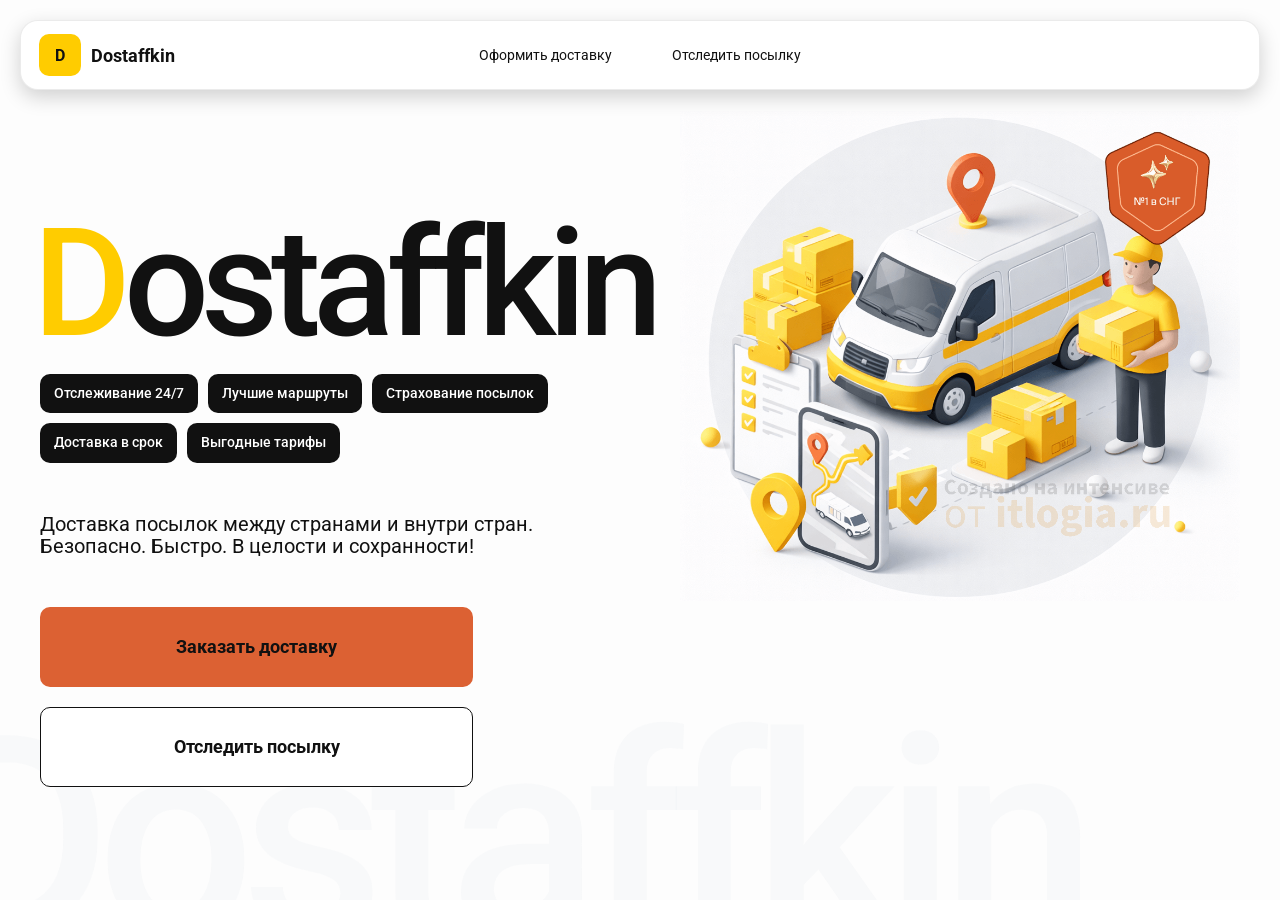
<file: index.html>
<!DOCTYPE html>
<html lang="ru">
<head>
    <meta charset="UTF-8">
    <meta name="viewport" content="width=device-width, initial-scale=1.0">
    <title>Dostaffkin — Доставка посылок между странами и внутри стран. Безопасно. Быстро. В целости и сохранности!</title>
    <link href="styles/base.css" rel="stylesheet">
    <link href="styles/base_adaptive.css" rel="stylesheet">
    <link href="styles/index.css" rel="stylesheet">
    <link href="styles/index_adaptive.css" rel="stylesheet">
   
    
</head>
<body>
    <div class="container">
        <header class="header">
            <a class="header-brand" href="#">
                <div class="header-logo">D</div>
                <div class="header-title">Dostaffkin</div>
            </a>
            <nav class="header-menu">
                <a class="header-link" href="./order.html">Оформить <span>доставку</span></a>
                <a class="header-link" href="./track.html">Отследить <span>посылку</span></a>
            </nav>
        </header>
        <main class="main">
            <section class="main-info">
                <div class="main-title">
                    <span>D</span>ostaffkin
                </div>
                <div class="main-features">
                    <div class="main-feature">Отслеживание 24/7</div>
                    <div class="main-feature">Лучшие маршруты</div>
                    <div class="main-feature">Страхование посылок</div>
                    <div class="main-feature">Доставка в срок</div>
                    <div class="main-feature">Выгодные тарифы</div>
                </div>
                <div class="main-description">
                    Доставка посылок между странами и внутри стран.
                    Безопасно. Быстро. В целости и сохранности!
                </div>
                <div class="main-actions">
                    <a class="button" type="button" href="./order.html">Заказать доставку</a>
                    <a class="button button-white" type="button" href="./track.html">Отследить посылку</a>
                </div>
            </section>
            <div class="main-title-ghost">Dostaffkin</div>
            <section class="main-image">
                <img src="images/main-image.png" alt="Main image"/>
            </section>
        </main>
    </div>
</body>
</html>
</file>
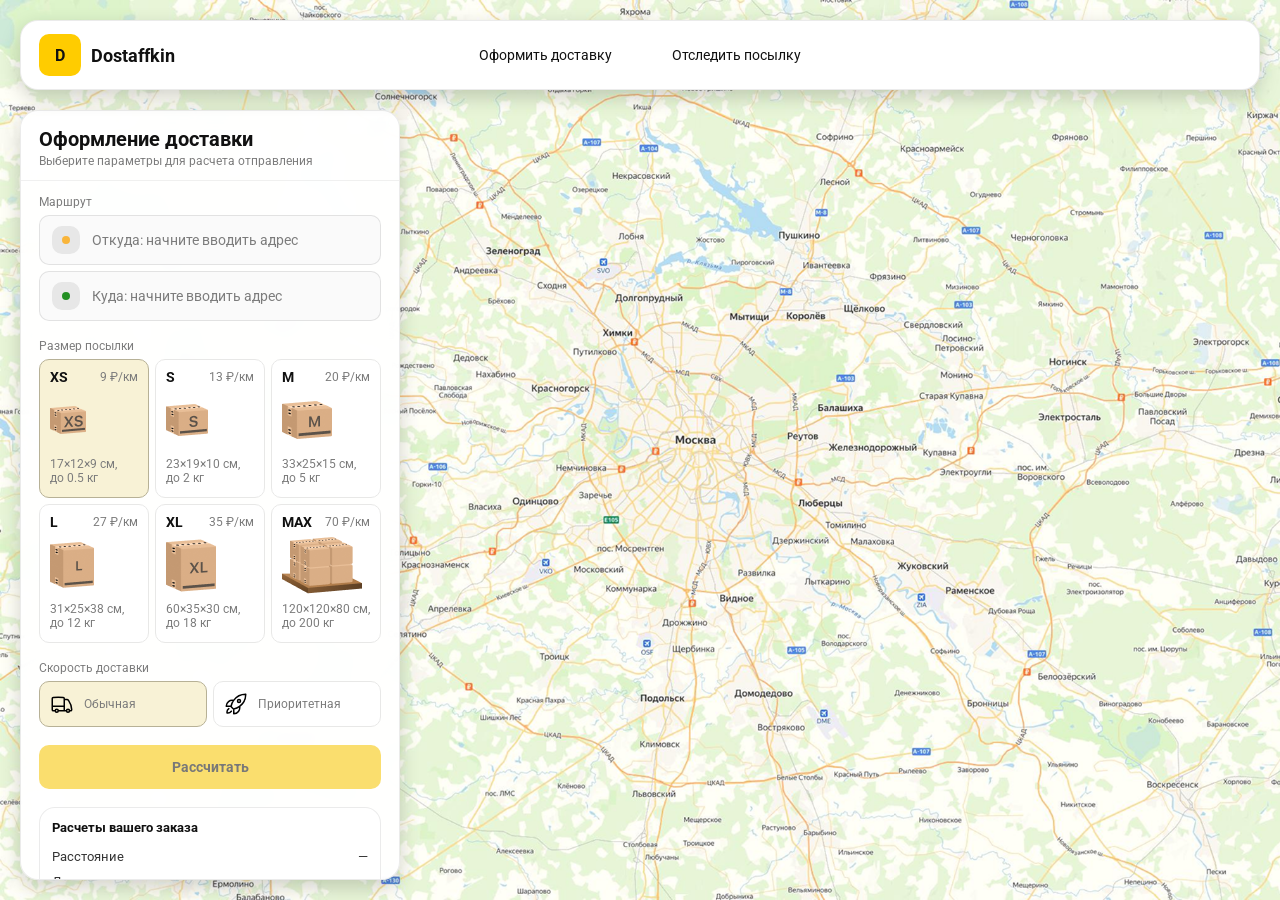
<file: order.html>
<!doctype html>
<html lang="ru">
<head>
    <meta charset="utf-8"/>
    <meta name="viewport" content="width=device-width,initial-scale=1,maximum-scale=1,user-scalable=0"/>
    <title>Оформление доставки</title>

    <link rel="stylesheet" href="styles/base.css"/>
    <link rel="stylesheet" href="styles/base_adaptive.css"/>

    <link rel="stylesheet" href="styles/order.css"/>
    <link rel="stylesheet" href="styles/order_adaptive.css"/>
</head>
<body>
    <div id="map"></div>
    <header class="header">
        <a class="header-brand" href="./index.html">
            <div class="header-logo">D</div>
            <div class="header-title">Dostaffkin</div>
        </a>
        <nav class="header-menu">
            <a class="header-link" href="#">Оформить <span>доставку</span></a>
            <a class="header-link" href="./track.html">Отследить <span>посылку</span></a>
        </nav>
    </header>
    <aside class="main" id="sidebar">
        <div class="main-header">
            <div class="main-title">Оформление доставки</div>
            <div class="main-text">Выберите параметры для расчета отправления</div>
        </div>
        <div class="main-content">
            <div class="main-route">
                <div class="main-block-title">Маршрут</div>
                <div class="main-fields">
                    <div class="main-field" id="fromField">
                        <div class="main-pin"></div>
                        <input id="from" placeholder="Откуда: начните вводить адрес" autocomplete="off"/>
                        <div class="main-ac" id="fromAc" role="listbox" aria-label="Подсказки адресов"></div>
                    </div>
            
                    <div class="main-field" id="toField">
                        <div class="main-pin"></div>
                        <input id="to" placeholder="Куда: начните вводить адрес" autocomplete="off"/>
                        <div class="main-ac" id="toAc" role="listbox" aria-label="Подсказки адресов"></div>
                    </div>
                </div>
            </div>
            <div class="main-package">
                <div class="main-block-title">Размер посылки</div>
            
                <div class="main-sizes">
                    <div class="main-size-card is-active" data-value="xs">
                        <div class="main-size-top">
                            <div class="main-size-label">XS</div>
                            <div class="main-size-rate">9 ₽/км</div>
                        </div>
                        <div class="main-size-media">
                            <img src="images/sizesXS.png" alt="Короб XS"/>
                        </div>
                        <div class="main-size-description">17×12×9 см,<br>до 0.5 кг</div>
                    </div>
            
                    <div class="main-size-card" data-value="s">
                        <div class="main-size-top">
                            <div class="main-size-label">S</div>
                            <div class="main-size-rate">13 ₽/км</div>
                        </div>
                        <div class="main-size-media">
                            <img src="images/sizesS.png" alt="Короб S"/>
                        </div>
                        <div class="main-size-description">23×19×10 см,<br>до 2 кг</div>
                    </div>
            
                    <div class="main-size-card" data-value="m">
                        <div class="main-size-top">
                            <div class="main-size-label">M</div>
                            <div class="main-size-rate">20 ₽/км</div>
                        </div>
                        <div class="main-size-media">
                            <img src="images/sizesM.png" alt="Короб M"/>
                        </div>
                        <div class="main-size-description">33×25×15 см,<br>до 5 кг</div>
                    </div>
            
                    <div class="main-size-card" data-value="l">
                        <div class="main-size-top">
                            <div class="main-size-label">L</div>
                            <div class="main-size-rate">27 ₽/км</div>
                        </div>
                        <div class="main-size-media">
                            <img src="images/sizesL.png" alt="Короб L"/>
                        </div>
                        <div class="main-size-description">31×25×38 см,<br>до 12 кг</div>
                    </div>
            
                    <div class="main-size-card" data-value="xl">
                        <div class="main-size-top">
                            <div class="main-size-label">XL</div>
                            <div class="main-size-rate">35 ₽/км</div>
                        </div>
                        <div class="main-size-media">
                            <img src="images/sizesXL.png" alt="Короб XL"/>
                        </div>
                        <div class="main-size-description">60×35×30 см,<br>до 18 кг</div>
                    </div>
            
                    <div class="main-size-card" data-value="max">
                        <div class="main-size-top">
                            <div class="main-size-label">MAX</div>
                            <div class="main-size-rate">70 ₽/км</div>
                        </div>
                        <div class="main-size-media main-size-media-palleta">
                            <img src="images/sizesMAX.png" alt="Паллета"/>
                        </div>
                        <div class="main-size-description">120×120×80 см,<br>до 200 кг</div>
                    </div>
                </div>
            </div>
            <div class="main-speed">
                <div class="main-block-title">Скорость доставки</div>
            
                <div class="main-speeds">
                    <div class="main-speed-card is-active" data-value="regular">
                        <img class="main-speed-media" src="images/icons/regular.svg" alt="Regular"/>
                        <div class="main-speed-description">Обычная</div>
                    </div>
                    <div class="main-speed-card" data-value="fast">
                        <img class="main-speed-media" src="images/icons/fast.svg" alt="Fast"/>
                        <div class="main-speed-description">Приоритетная</div>
                    </div>
            
                </div>
            </div>
            <div class="main-calculate-block">
                <button id="calc" class="button calculate-button" type="button" disabled>Рассчитать</button>
            </div>
            <div class="main-result" id="result">
                <div class="main-result-title">Расчеты вашего заказа</div>
                <div class="main-result-lines">
                    <div class="main-result-line"><span>Расстояние</span><span id="distanceValue">—</span></div>
                    <div class="main-result-line"><span>Доставим через</span><span id="durationValue">—</span></div>
                    <div class="main-result-line"><span>Тариф</span><span id="rateValue">—</span></div>
                </div>
                <div class="main-price">
                    <div class="main-price-label">Итого</div>
                    <div class="main-price-value" id="totalValue">—</div>
                </div>
            </div>
            <div class="main-order-box">
                <div class="main-order-form" id="orderForm">
                    <div class="main-order-title">Оформление доставки</div>
                    <div class="main-block-info-row">
                        <div class="main-block-title">Контакты</div>
                        <div class="order-fields">
                            <div class="main-field">
                                <input id="customerName" placeholder="Ваше имя" autocomplete="off"/>
                            </div>
                            <div class="main-field">
                                <input id="customerPhone" placeholder="Ваш телефон" autocomplete="off" inputmode="tel"/>
                            </div>
                        </div>
                    </div>
                    <div class="main-block-info-row extra-info">
                        <div class="main-block-title">Дополнительная информация</div>
                        <div class="main-field textarea">
                            <textarea id="comment" placeholder="Детали доставки и комментарии"></textarea>
                        </div>
                    </div>
                    <button id="submit" class="button main-submit-request" type="button" disabled>Отправить
                        заявку
                    </button>
                </div>
            
                <div class="main-order-success" id="orderSuccess">
                    <div class="main-success-icon">✓</div>
                    <div class="main-success-title">Заявка отправлена!</div>
                    <div class="main-success-title">Номер отправления – <span id="orderId"></span></div>
                    <div class="main-success-subtitle">Мы скоро свяжемся с вами</div>
                </div>
            </div>
        </div>
    </aside>
</body>
</html>
</file>
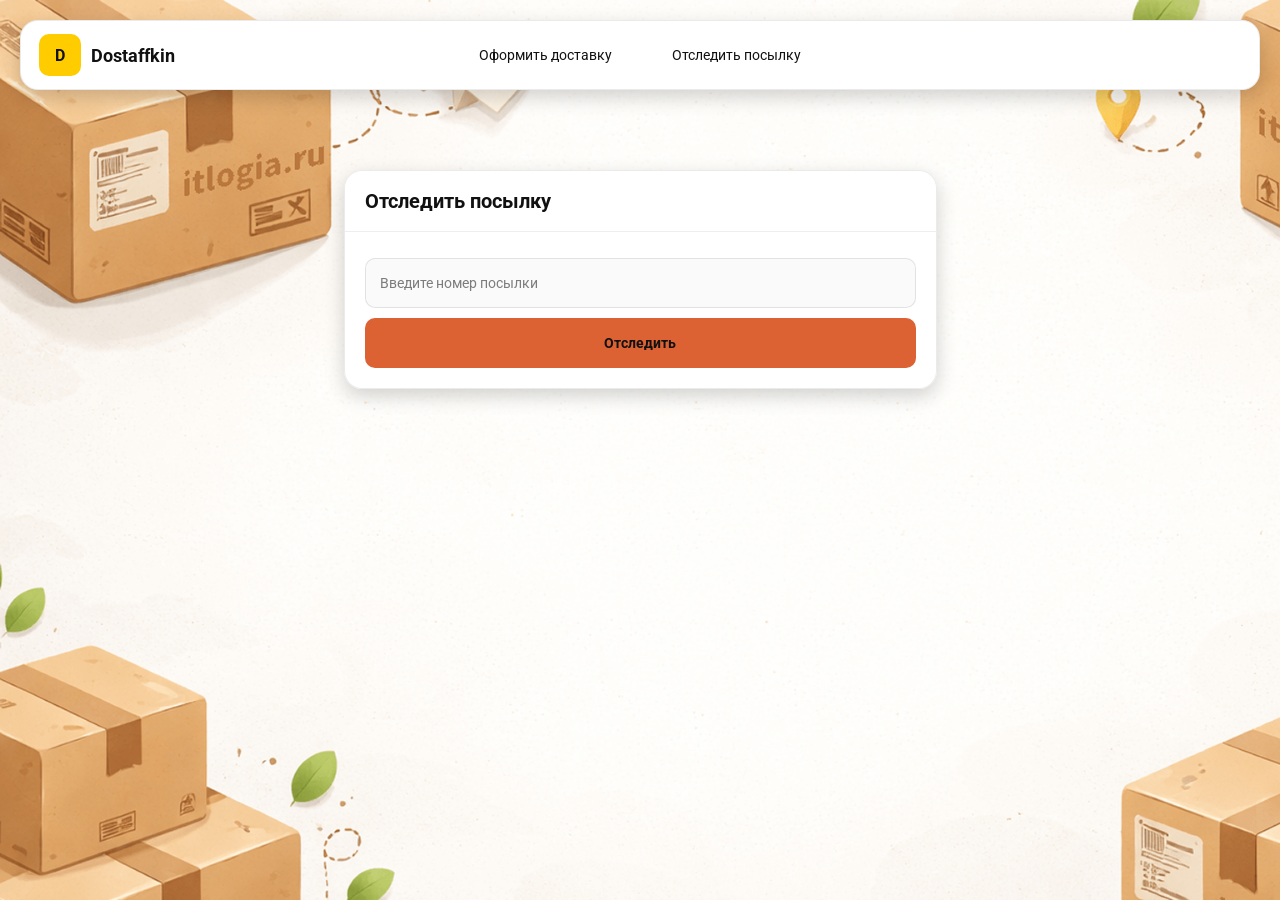
<file: track.html>
<!doctype html>
<html lang="ru">
<head>
    <meta charset="utf-8"/>
    <meta name="viewport" content="width=device-width,initial-scale=1,maximum-scale=1,user-scalable=0"/>
    <title>Отследить посылку</title>
    <link rel="stylesheet" href="styles/base.css"/>
    <link rel="stylesheet" href="styles/base_adaptive.css"/>

    <link rel="stylesheet" href="styles/track.css"/>
    <link rel="stylesheet" href="styles/track_adaptive.css"/>
</head>
<body>
    <div class="container">
        <header class="header">
            <a class="header-brand" href="./index.html">
                <div class="header-logo">D</div>
                <div class="header-title">Dostaffkin</div>
            </a>
            <nav class="header-menu">
                <a class="header-link" href="./order.html">Оформить <span>доставку</span></a>
                <a class="header-link" href="#">Отследить <span>посылку</span></a>
            </nav>
        </header>
        <main class="track-content">
            <section class="track-card track-search">
                <div class="track-title">Отследить посылку</div>
                <div class="track-action">
                    <div class="main-field track-field">
                        <input id="trackNumber" placeholder="Введите номер посылки" autocomplete="off"/>
                    </div>
                    <button id="trackButton" class="button track-button" type="button">Отследить</button>
                </div>
            </section>
            <section class="track-card track-result" id="trackResult">
                <div class="track-result-header">
                    <div class="track-id" id="trackIdValue"></div>
                    <div class="track-routes">
                        <div class="track-route">
                            <div class="track-route-pin">
                                <svg xmlns="http://www.w3.org/2000/svg" fill="none" viewBox="0 0 24 24" stroke-width="1.5"
                                     stroke="orange" class="size-6">
                                    <path stroke-linecap="round" stroke-linejoin="round"
                                          d="M15 10.5a3 3 0 1 1-6 0 3 3 0 0 1 6 0Z"/>
                                    <path stroke-linecap="round" stroke-linejoin="round"
                                          d="M19.5 10.5c0 7.142-7.5 11.25-7.5 11.25S4.5 17.642 4.5 10.5a7.5 7.5 0 1 1 15 0Z"/>
                                </svg>
                            </div>
                            <div class="track-route-address" id="trackFromValue">
                                Откуда: Москва, улица Арбат, 1
                            </div>
                        </div>
                        <div class="track-route track-route-arrow">
                            <svg xmlns="http://www.w3.org/2000/svg" fill="none" viewBox="0 0 24 24" stroke-width="1.5"
                                 stroke="currentColor" class="size-6">
                                <path stroke-linecap="round" stroke-linejoin="round"
                                      d="M19.5 13.5 12 21m0 0-7.5-7.5M12 21V3"/>
                            </svg>
                        </div>
                        <div class="track-route">
                            <div class="track-route-pin">
                                <svg xmlns="http://www.w3.org/2000/svg" fill="none" viewBox="0 0 24 24" stroke-width="1.5"
                                     stroke="green" class="size-6">
                                    <path stroke-linecap="round" stroke-linejoin="round"
                                          d="M15 10.5a3 3 0 1 1-6 0 3 3 0 0 1 6 0Z"/>
                                    <path stroke-linecap="round" stroke-linejoin="round"
                                          d="M19.5 10.5c0 7.142-7.5 11.25-7.5 11.25S4.5 17.642 4.5 10.5a7.5 7.5 0 1 1 15 0Z"/>
                                </svg>
                            </div>
                            <div class="track-route-address" id="trackToValue">
                                Куда: Минск, проспект Независимости, 58
                            </div>
                        </div>
                    </div>
                </div>
                <div class="track-info">
                    <div class="track-status-title">Статус данной посылки:</div>
                    <div class="track-status-list" id="trackStatusList">
            
            
                        <div class="track-status created">
                            <img src="images/icons/created.svg" class="track-status-icon" alt="Created">
                            <div class="track-status-text">
                                <div class="track-status-text-state">Создан</div>
                                <div class="track-status-text-date">10.01.2026</div>
                            </div>
                        </div>
            
                        <div class="track-status in-way">
                            <img src="images/icons/in-way.svg" class="track-status-icon" alt="In way">
                            <div class="track-status-text">
                                <div class="track-status-text-state">В пути: Москва</div>
                                <div class="track-status-text-date">18.01.2026</div>
                            </div>
                        </div>
            
                        <div class="track-status ready">
                            <img src="images/icons/ready.svg" class="track-status-icon" alt="Ready">
                            <div class="track-status-text">
                                <div class="track-status-text-state">Готов к выдаче</div>
                                <div class="track-status-text-date">25.01.2026</div>
                            </div>
                        </div>
            
                        <div class="track-status done">
                            <img src="images/icons/done.svg" class="track-status-icon" alt="Done">
                            <div class="track-status-text">
                                <div class="track-status-text-state">Вручен</div>
                                <div class="track-status-text-date">27.01.2026</div>
                            </div>
                        </div>
            
                    </div>
                </div>
            </section>
        </main>
    </div>

</body>
</html>
</file>
<file: styles/base.css>
*, *::before, *::after {
   box-sizing:border-box;
                       }
:root {
    --button-color: #DC6133;
    --base-color:  #FFCC00;
}

@font-face {
    font-family: "Roboto";
    src: url("../fonts/Roboto-Regular.ttf");
    font-weight: normal;
    }
    
@font-face {
    font-family: "Roboto";
    src: url("../fonts/Roboto-Bold.ttf");
    font-weight: bold;
            }
    
@font-face {
    font-family: "Roboto";
    src: url("../fonts/Roboto-Medium.ttf");
    font-weight: 500;
    }
html, body {
    margin: 0;
    color: #111111;
    font-family: "Roboto", sans-serif;
}

body {
    background: #FDFDFD;
}

.header {
    border-radius: 18px;
    box-shadow: 0 7px 20px 0 #0000002E;
    -webkit-backdrop-filter: blur(10px);
    backdrop-filter: blur(10px);
    background: #ffffff;
    left: 20px;
    border: 1px solid rgba(0, 0, 0, 0.08);
    position: fixed;
    right: 20px;
    top: 20px;
    padding: 14px 18px;
    height: 70px;
    display: flex;
    align-items: center;
    z-index: 6;
}
.header-brand {
    display: flex;
    align-items: center;
    text-decoration: none;
    gap: 10px;
}

.header-logo {
    width: 42px;
    height: 42px;
    border-radius: 10px;
    background: var(--base-color); /*  #FFCC00; */
    display: grid;
    place-items: center;
    font-weight: bold;
    color: #111;
}

.header-title {
    font-size: 18px;
    font-weight: bold;
    color: #111111;
    text-decoration: none;
}
.header-menu {
    display: flex;
    align-items: center;
    gap: 60px;
    margin: 0;
    position: absolute;
    left: 50%;
    transform: translateX(-50%);
}

.header-link {
    font-size: 14px;
    color: #111111;
    text-decoration: none;
}

.button {
    border: 0;
    outline: none;
    height: 44px;
    border-radius: 10px;
    font-size: 14px;
    font-weight: bold;
    cursor: pointer;
    font-family: inherit;
    transition: transform .08s ease, opacity .12s ease;
    background: var(--button-color); /* #ffcc00; */
    color: #111111;
    text-align: center;
    text-decoration: none;
}

.button:hover {
    background-color: #E5BC19;
}

.button:disabled {
    cursor: not-allowed;
    background-color: #FADE6E;
    color: #787878;
    transform: none;
}

.button.button-white {
    background: #ffffff;
    border: 1px solid #111111;
}

.button.button-white:hover {
    background: rgb(241 241 241);
}

.main-field {
    display: flex;
    align-items: center;
    margin-top: 6px;
    gap: 10px;
    border: 1px solid #1111111A;
    background: #FAFAFA;
    border-radius: 10px;
    padding: 10px 12px;
    position: relative;
    box-sizing: border-box;
    height: 50px;
}

.main-field.textarea {
    height: auto;
}

.main-pin {
    width: 28px;
    height: 28px;
    border-radius: 10px;
    background: rgba(17, 17, 17, 0.08);
    display: grid;
    place-items: center;
    flex: 0 0 auto;
    position: relative;
}

.main-pin::before {
    content: "";
    width: 8px;
    height: 8px;
    border-radius: 999px;
    background: orange;
    opacity: .75;
    display: block;
}

.main-field:last-child .main-pin::before {
    background: green;
    opacity: .85;
}

input, textarea {
    width: 100%;
    border: 0;
    outline: none;
    background: transparent;
    font-size: 14px;
    color: #111111;
    font-family: inherit;
}

textarea {
    resize: vertical;
    min-height: 72px;
    padding: 2px 0;
}

input::placeholder, textarea::placeholder {
    color: #7C7C7C;
}

.main-field:focus-within {
    border-color: rgba(0, 0, 0, 0.20);
    box-shadow: 0 0 0 4px rgba(255, 204, 0, 0.35);
    background: rgba(255, 255, 255, 0.75);
}
</file>
<file: styles/base_adaptive.css>
@media (max-width: 767px) {
    .header {
        left: 10px;
        right: 10px;
        top: 10px;
    }

    .header-link span {
        display: none;
    }

    .header-menu {
        gap: 20px;
        justify-content: flex-start;
        margin: 0 0 0 30px;
        position: static;
        transform: none;
    }
}

@media (max-width: 420px) {
    .header-title {
        display: none;
    }
}

@media (max-width: 374px) {
    .header-menu {
        gap: 10px;
        margin: 0 0 0 10px;
    }
}
</file>
<file: styles/index.css>
.container {
    overflow: hidden;
    min-height: 100vh;
}
.main {
    padding: 111px 40px 40px;
    position: relative;
    display: flex;
}
.main-info {
    max-width: 840px;
    width: 100%;
    position: relative;
}
.main-title {
    margin-top: 98px;
    font-weight: 500;
    font-size: 200px;
    line-height: 1;
    letter-spacing: -0.05em;
    color: #111111;
    left: -15px;
    position: relative;
}

.main-title span {
    color: var(--base-color);/* #ffcc00; */
}
.main-features {
    margin-top: 15px;
    display: flex;
    flex-wrap: wrap;
    gap: 10px;
}

.main-feature {
    background: #111111;
    color: #ffffff;
    padding: 12px 14px;
    font-weight: 500;
    font-size: 14px;
    line-height: 1.1;
    border-radius: 10px;
}
.main-description {
    margin-top: 50px;
    max-width: 500px;
    font-size: 20px;
    line-height: 1.1;
    color: #111111;
}

.main-actions {
    margin-top: 50px;
    display: flex;
    flex-direction: column;
    gap: 20px;
}

.main-actions .button {
    height: 80px;
    width: 433px;
    font-size: 18px;
    font-weight: bold;
    place-items: center;
    display: grid;
}

.main-title-ghost {
    position: absolute;
    z-index: -1;
    left: -70px;
    bottom: -150px;
    font-weight: 500;
    font-size: 278px;
    line-height: 1;
    letter-spacing: -0.05em;
    color: #ECEDF04D;
}

.main-image {
    width: 1024px;
    top: 100px;
    z-index: -2;
}

.main-image img {
    width: 100%;
    max-width: 1024px;
    height: auto;
    display: block;
}
</file>
<file: styles/index_adaptive.css>
@media (max-width: 1760px) {
    .main-title {
        font-size: 150px;
        left: -7px;
    }

    .main-info {
        max-width: 640px;
    }
}
@media (max-width: 1200px) {
    .main-info {
        max-width: 540px;
    }

    .main {
        padding: 111px 20px 20px;
    }

    .main-title {
        font-size: 120px;
        left: -4px;
    }

    .main-title-ghost {
        font-size: 220px;
    }
}
@media (max-width: 1024px) {
    .main-title {
        margin-top: 30px;
    }

    .main {
        flex-direction: column-reverse;
    }

    .main-image {
        max-width: 350px;
        position: absolute;
        left: 370px;
        top: 370px;
    }

    .main-info {
        max-width: 100%;
    }

    .main-actions {
        gap: 10px;
    }

    .main-actions .button {
        height: 50px;
        font-size: 14px;
        width: auto;
        max-width: 300px;
    }

    .main-description {
        max-width: 350px;
    }
}
@media (max-width: 570px) {
    .main-title {
        font-size: 88px;
    }

    .main-description {
        max-width: 100%
    }

    .main-actions {
       width: 100%;
    }

    .main-actions .button {
        width: 100%;
        max-width: 100%
    }

    .main-image {
        max-width: 650px;
        position: absolute;
        left: 170px;
        top: 70px;
        opacity: 0.2;
    }
}
@media (max-width: 400px) {
    .main-title {
        font-size: 70px;
    }
}
</file>
<file: styles/order.css>
#map {
    background-image: url("../images/order-bg.png");
    background-size: cover;
    position: fixed;
    inset: 0;
}
.main {
    border-radius: 18px;
    box-shadow: 0 7px 20px 0 #0000002E;
    -webkit-backdrop-filter: blur(10px);
    backdrop-filter: blur(10px);
    background: rgba(255, 255, 255, 0.96);
    left: 20px;
    border: 1px solid rgba(0, 0, 0, 0.08);
    position: fixed;
    top: 110px;
    bottom: 20px;
    width: 380px;
    display: flex;
    flex-direction: column;
    overflow: hidden;
    z-index: 5;
}
.main-header {
    padding: 18px 18px 12px 18px;
    border-bottom: 1px solid rgba(0, 0, 0, 0.06);
    display: flex;
    flex-direction: column;
}

.main-title {
    font-size: 20px;
    line-height: 100%;
    font-weight: bold;
}

.main-text {
    font-size: 12px;
    margin-top: 5px;
    color: #7C7C7C;
}
.main-content {
    padding: 14px 18px 18px 18px;
    overflow: auto;
    scrollbar-width: none;
    display: flex;
    flex-direction: column;
    gap: 18px;
    flex: 1;
}
.main-block-title {
    font-size: 12px;
    color: #7C7C7C;
}

.main-route .main-block-title,
.main-package .main-block-title {
    margin-bottom: 6px;
}

.main-sizes {
    display: grid;
    gap: 6px;
    grid-template-columns: repeat(3, 1fr);
}

.main-size-card {
    border: 1px solid #E8E8E7;
    background: #FFFFFF;
    border-radius: 10px;
    padding: 10px;
    cursor: pointer;
    -webkit-user-select:none;
    user-select: none;
    transition: transform .08s ease, border-color .12s ease, background .12s ease;
    min-height: 139px;
}

.main-size-card:hover {
    transform: translateY(-1px);
}

.main-size-card.is-active {
    background-color: #F8F2D6;
    border-color: #B7B196;
}

.main-size-top {
    display: flex;
    align-items: center;
    justify-content: space-between;
}

.main-size-label {
    font-weight: bold;
    font-size: 14px;
    color: #111111;
    line-height: 100%;
}

.main-size-rate {
    font-size: 12px;
    color: #7C7C7C;
    line-height: 100%;
}

.main-size-media {
    margin-top: 8px;
    height: 57px;
}

.main-size-description {
    margin-top: 8px;
    font-size: 12px;
    color: #7C7C7C;
    line-height: 1.2;
}

.calculate-button {
    width: 100%;
}
.main-result {
    border: 1px solid rgba(0, 0, 0, 0.08);
    background: rgba(255, 255, 255, 0.75);
    border-radius: 16px;
    padding: 12px;
    line-height: 1.25;
}

.main-result-title {
    font-weight: bold;
    font-size: 13px;
    color: #111111;
    margin-bottom: 13px;
}

.main-result-lines {
    gap: 8px;
    display: flex;
    flex-direction: column;
}

.main-result-line {
    font-size: 13px;
    color: rgba(17, 17, 17, 0.85);
    display: flex;
    justify-content: space-between;
}

.main-price {
    margin-top: 18px;
    padding-top: 10px;
    border-top: 1px dashed rgba(0, 0, 0, 0.12);
    display: flex;
    align-items: baseline;
    justify-content: space-between;
}

.main-price-label {
    font-size: 12px;
    color: rgba(17, 17, 17, 0.55);
}

.main-price-value {
    font-size: 20px;
    font-weight: bold;
    color: #111111;
    letter-spacing: -0.3px;
}
.main-order-box {
    background: #ffffff;
    border: 1px solid #E8E8E7;
    border-radius: 10px;
    padding: 12px;
}

.main-order-title {
    margin-bottom: 8px;
    font-weight: bold;
    font-size: 14px;
    color: #111111;
}

.main-block-info {
    display: flex;
    flex-direction: column;
    gap: 6px;
}

.order-fields {
    display: grid;
    grid-template-columns: 1fr 1fr;
    column-gap: 10px;
    margin-top: 6px;
}

.main-block-info-row.extra-info {
    display: block;
    margin-top: 13px;
}

.main-submit-request {
    width: 100%;
    margin-top: 6px;
}

.main-order-success {
    display: none;
    text-align: center;
    padding: 22px 12px;
    gap: 12px;
}

.main-order-success.is-visible {
    display: flex;
    flex-direction: column;
    align-items: center;
}

.main-success-icon {
    width: 56px;
    height: 56px;
    border-radius: 50%;
    background: #16a34a;
    color: #ffffff;
    display: grid;
    place-items: center;
    font-size: 30px;
}

.main-success-title {
    font-size: 14px;
    font-weight: bold;
    color: #111111;
}

.main-success-subtitle {
    font-size: 12px;
    color: rgba(17, 17, 17, 0.55);
    line-height: 1.3;
}
.main-speed .main-block-title {
    margin-bottom: 6px;
}

.main-speeds {
    display: grid;
    gap: 6px;
    grid-template-columns: repeat(2, 1fr);
}

.main-speed-card {
    border: 1px solid #E8E8E7;
    background: #FFFFFF;
    border-radius: 10px;
    padding: 10px;
    cursor: pointer;
    -webkit-user-select: none;
    user-select: none;
    transition: transform .08s ease, border-color .12s ease, background .12s ease;
    display: flex;
    align-items: center;
    gap: 10px;
}

.main-speed-card:hover {
    transform: translateY(-1px);
}

.main-speed-card.is-active {
    background-color: #F8F2D6;
    border-color: #B7B196;
}

.main-speed-description {
    font-size: 12px;
    color: #7C7C7C;
    line-height: 1.2;
}
</file>
<file: styles/order_adaptive.css>
@media (max-width: 767px) {
    .main {
        left: 10px;
        right: 10px;
        top: 50%;
        bottom: 12px;
        width: auto;
        max-width: none;
    }
}

@media (max-width: 420px) {
    .main-sizes {
        grid-template-columns: repeat(2, 1fr);
    }
}
</file>
<file: styles/track.css>
.container {
    background: #F4F4F4 url("../images/track-bg.png");
    background-size: cover;
    min-height: 100vh;
    padding: 170px 0 50px 0;
}
.track-content {
    width: 593px;
    margin: 0 auto;
}
.track-card {
    width: 100%;
    border-radius: 18px;
    box-shadow: 0 7px 20px 0 #0000002E;
    -webkit-backdrop-filter:blur(10px);
    backdrop-filter: blur(10px);
    background: rgba(255, 255, 255, 0.96);
    border: 1px solid rgba(0, 0, 0, 0.08);
}

.track-title {
    font-size: 20px;
    line-height: 100%;
    font-weight: bold;
    border-bottom: 1px solid #EEEEEE;
    padding: 20px;
}

.track-action {
    padding: 20px;
}

.track-button {
    width: 100%;
    height: 50px;
}

.track-field {
    margin-bottom: 10px;
}
.track-result {
    margin-top: 5px;
    display: none;
}

.track-result.is-visible {
    display: block;
}

.track-result-header {
    font-weight: bold;
    font-size: 14px;
    color: #111111;
    padding: 20px;
    border-bottom: 1px solid #EEEEEE;
}

.track-id {
    margin-bottom: 12px;
    font-size: 20px;
}

.track-routes {
    display: flex;
    flex-direction: column;
    gap: 10px;
    font-weight: normal;
}

.track-route {
    display: flex;
    align-items: center;
    gap: 10px;
}

.track-route-pin {
    width: 24px;
    height: 24px;
    flex-shrink: 0;
}

.track-route-arrow {
    padding: 15px 0;
    width: 24px;
    height: 24px;
}

.track-info {
    padding: 20px;
}

.track-status {
    display: flex;
    align-items: center;
    font-size: 12px;
    gap: 10px;
}

.track-status-title {
    font-size: 14px;
    color: #111111;
    margin-bottom: 20px;
}

.track-status-list {
    display: flex;
    flex-direction: column;
    gap: 15px;
}

.track-status-icon {
    width: 40px;
    height: 40px;
    border-radius: 50%;
    background: rgba(17, 17, 17, 0.08);
    display: grid;
    place-items: center;
    flex: 0 0 auto;
}

.track-status.created .track-status-icon {
    background-color: #F1CB00;
}

.track-status.in-way .track-status-icon {
    background-color: #F08A11;
}

.track-status.ready .track-status-icon {
    background-color: #A35D0A;
}

.track-status.done .track-status-icon {
    background-color: #37C93B;
}

.track-status-text {
    display: flex;
    align-items: center;
    justify-content: space-between;
    color: #111111;
    font-size: 12px;
    flex: 1;
}

.track-status-date {
    color: rgba(17, 17, 17, 0.55);
}
</file>
<file: styles/track_adaptive.css>
@media (max-width: 767px) {
    .container {
        padding: 130px 0 50px 0;
    }

    .track-content {
        width: 100%;
        padding-left: 10px;
        padding-right: 10px;
    }

    .track-result-header {
        padding: 20px;
    }
}
</file>
